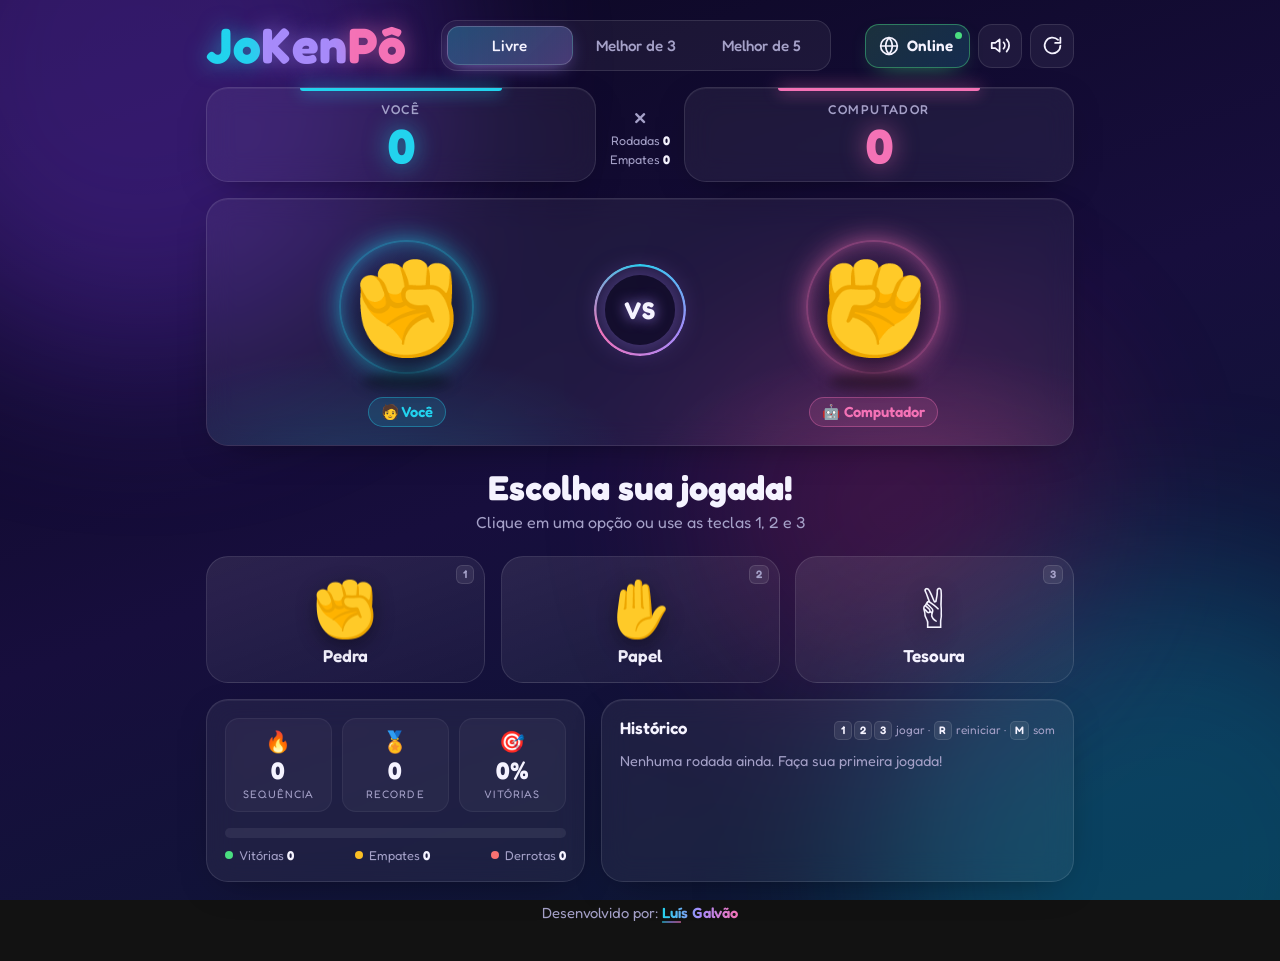
<file: index.html>
<!DOCTYPE html>
<html lang="pt-br">
<head>
    <meta charset="UTF-8">
    <meta name="viewport" content="width=device-width, initial-scale=1.0">
    <meta name="description" content="JoKenPô: pedra, papel e tesoura contra o computador.">
    <meta name="theme-color" content="#0b0720">
    <title>JoKenPô</title>
    <link rel="icon" href="data:image/svg+xml,%3Csvg xmlns='http://www.w3.org/2000/svg' viewBox='0 0 100 100'%3E%3Ctext y='.9em' font-size='90'%3E%E2%9C%8A%3C/text%3E%3C/svg%3E">
    <link rel="preconnect" href="https://fonts.googleapis.com">
    <link rel="preconnect" href="https://fonts.gstatic.com" crossorigin>
    <link rel="stylesheet" href="https://fonts.googleapis.com/css2?family=Fredoka:wght@400;500;600;700&display=swap">
    <link rel="stylesheet" href="index.css">
</head>
<body>
    <!-- Fundo animado -->
    <div class="fundo" aria-hidden="true">
        <div class="blob blob-1"></div>
        <div class="blob blob-2"></div>
        <div class="blob blob-3"></div>
        <div class="maos-flutuantes" id="maos-flutuantes"></div>
    </div>
    <div class="flash" id="flash" aria-hidden="true"></div>

    <main class="app" id="app">
        <!-- Topo: logo, modos de jogo e ações -->
        <header class="topo entrar" style="--d:0">
            <h1 class="logo" aria-label="JoKenPô">
                <span class="l-jo" style="--i:0" aria-hidden="true">J</span>
                <span class="l-jo" style="--i:1" aria-hidden="true">o</span>
                <span class="l-ken" style="--i:2" aria-hidden="true">K</span>
                <span class="l-ken" style="--i:3" aria-hidden="true">e</span>
                <span class="l-ken" style="--i:4" aria-hidden="true">n</span>
                <span class="l-po" style="--i:5" aria-hidden="true">P</span>
                <span class="l-po" style="--i:6" aria-hidden="true">ô</span>
            </h1>

            <div class="modos" id="modos" role="group" aria-label="Modo de jogo">
                <span class="modo-indicador" aria-hidden="true"></span>
                <button class="modo ativo" type="button" data-modo="livre" aria-pressed="true">Livre</button>
                <button class="modo" type="button" data-modo="md3" aria-pressed="false">Melhor de 3</button>
                <button class="modo" type="button" data-modo="md5" aria-pressed="false">Melhor de 5</button>
            </div>

            <div class="acoes">
                <button class="botao-online" id="btn-online" type="button" title="Jogar online com um amigo" hidden>
                    <svg viewBox="0 0 24 24" aria-hidden="true"><circle cx="12" cy="12" r="10"/><path d="M2 12h20"/><path d="M12 2a15.3 15.3 0 0 1 4 10 15.3 15.3 0 0 1-4 10 15.3 15.3 0 0 1-4-10 15.3 15.3 0 0 1 4-10z"/></svg>
                    <span class="botao-online-texto">Online</span>
                </button>
                <button class="botao-icone" id="btn-som" type="button" aria-label="Som" aria-pressed="true" title="Som (M)">
                    <svg class="ic-som-on" viewBox="0 0 24 24" aria-hidden="true"><path d="M11 5 6 9H2v6h4l5 4V5z"/><path d="M15.5 8.5a5 5 0 0 1 0 7"/><path d="M19 5a10 10 0 0 1 0 14"/></svg>
                    <svg class="ic-som-off" viewBox="0 0 24 24" aria-hidden="true"><path d="M11 5 6 9H2v6h4l5 4V5z"/><path d="m22 9-6 6"/><path d="m16 9 6 6"/></svg>
                </button>
                <button class="botao-icone" id="btn-reiniciar" type="button" aria-label="Reiniciar placar" title="Reiniciar placar (R)">
                    <svg viewBox="0 0 24 24" aria-hidden="true"><path d="M21 12a9 9 0 1 1-2.64-6.36"/><path d="M21 3v6h-6"/></svg>
                </button>
            </div>
        </header>

        <!-- Barra da sala online (só aparece no modo online) -->
        <section class="card barra-online entrar" id="barra-online" aria-label="Sala online" hidden>
            <span class="online-ponto" id="online-ponto" aria-hidden="true"></span>
            <div class="online-info">
                <span class="online-sala">Sala <b id="online-codigo">-----</b> <span class="online-tipo" id="online-tipo"></span></span>
                <span class="online-status" id="online-status" aria-live="polite">Aguardando adversário…</span>
            </div>
            <div class="online-acoes">
                <button class="botao-mini" id="btn-copiar-barra" type="button">
                    <svg viewBox="0 0 24 24" aria-hidden="true"><path d="M10 13a5 5 0 0 0 7.54.54l3-3a5 5 0 0 0-7.07-7.07l-1.72 1.71"/><path d="M14 11a5 5 0 0 0-7.54-.54l-3 3a5 5 0 0 0 7.07 7.07l1.71-1.71"/></svg>
                    <span>Copiar link</span>
                </button>
                <button class="botao-mini perigo" id="btn-sair-sala" type="button">
                    <svg viewBox="0 0 24 24" aria-hidden="true"><path d="M9 21H5a2 2 0 0 1-2-2V5a2 2 0 0 1 2-2h4"/><path d="m16 17 5-5-5-5"/><path d="M21 12H9"/></svg>
                    <span>Sair</span>
                </button>
            </div>
        </section>

        <!-- Placar -->
        <section class="placar entrar" style="--d:1" aria-label="Placar">
            <div class="card pontuacao jogador" id="placar-jogador">
                <span class="coroa" aria-hidden="true">👑</span>
                <span class="rotulo">Você</span>
                <span class="pontos" id="pontos-jogador">0</span>
                <div class="pips" id="pips-jogador" hidden></div>
            </div>
            <div class="placar-meio">
                <span class="x" aria-hidden="true">×</span>
                <span class="meta">Rodadas <b id="rodadas">0</b></span>
                <span class="meta">Empates <b id="empates">0</b></span>
            </div>
            <div class="card pontuacao cpu" id="placar-cpu">
                <span class="coroa" aria-hidden="true">👑</span>
                <span class="rotulo" id="rotulo-cpu">Computador</span>
                <span class="pontos" id="pontos-cpu">0</span>
                <div class="pips" id="pips-cpu" hidden></div>
            </div>
        </section>

        <!-- Arena: as duas mãos se enfrentam -->
        <section class="card arena entrar" id="arena" style="--d:2" aria-label="Arena">
            <div class="lutador jogador" id="lutador-jogador">
                <div class="palco" id="palco-jogador">
                    <span class="onda" aria-hidden="true"></span>
                    <span class="selo" id="selo-jogador" hidden></span>
                    <div class="mao-wrap ocioso"><span class="mao" id="mao-jogador" aria-hidden="true">✊</span></div>
                </div>
                <span class="nome-lutador" id="nome-jogador">🧑 Você</span>
            </div>

            <div class="versus" id="versus" aria-hidden="true">
                <span class="contagem" id="contagem">VS</span>
            </div>

            <div class="lutador cpu" id="lutador-cpu">
                <div class="palco" id="palco-cpu">
                    <span class="onda" aria-hidden="true"></span>
                    <span class="selo" id="selo-cpu" hidden></span>
                    <div class="mao-wrap ocioso"><span class="mao" id="mao-cpu" aria-hidden="true">✊</span></div>
                </div>
                <span class="nome-lutador" id="nome-cpu">🤖 Computador</span>
            </div>
        </section>

        <!-- Resultado da rodada -->
        <div class="resultado entrar" id="resultado" style="--d:3" aria-live="polite">
            <p class="resultado-titulo" id="resultado-titulo">Escolha sua jogada!</p>
            <p class="resultado-sub" id="resultado-sub">Clique em uma opção ou use as teclas 1, 2 e 3</p>
        </div>

        <!-- Opções do jogador -->
        <section class="escolhas entrar" style="--d:4" aria-label="Sua jogada">
            <button class="escolha" type="button" data-escolha="pedra" aria-label="Jogar pedra (tecla 1)">
                <span class="emoji" aria-hidden="true">✊</span>
                <span class="nome-escolha">Pedra</span>
                <kbd aria-hidden="true">1</kbd>
            </button>
            <button class="escolha" type="button" data-escolha="papel" aria-label="Jogar papel (tecla 2)">
                <span class="emoji" aria-hidden="true">✋</span>
                <span class="nome-escolha">Papel</span>
                <kbd aria-hidden="true">2</kbd>
            </button>
            <button class="escolha" type="button" data-escolha="tesoura" aria-label="Jogar tesoura (tecla 3)">
                <span class="emoji" aria-hidden="true">✌️</span>
                <span class="nome-escolha">Tesoura</span>
                <kbd aria-hidden="true">3</kbd>
            </button>
        </section>

        <!-- Reações rápidas (modo online) -->
        <div class="reacoes" id="reacoes" role="group" aria-label="Mandar reação para o adversário" hidden>
            <span class="reacoes-rotulo">Reagir</span>
            <button class="reacao" type="button" data-reacao="👏" aria-label="Aplaudir">👏</button>
            <button class="reacao" type="button" data-reacao="😂" aria-label="Rir">😂</button>
            <button class="reacao" type="button" data-reacao="😱" aria-label="Espanto">😱</button>
            <button class="reacao" type="button" data-reacao="🔥" aria-label="Fogo">🔥</button>
            <button class="reacao" type="button" data-reacao="😎" aria-label="Confiante">😎</button>
        </div>

        <!-- Estatísticas e histórico -->
        <div class="painel entrar" style="--d:5">
            <section class="card estatisticas" aria-label="Estatísticas">
                <div class="stats">
                    <div class="stat" id="stat-sequencia">
                        <span class="stat-icone" aria-hidden="true">🔥</span>
                        <span class="stat-valor" id="sequencia">0</span>
                        <span class="stat-rotulo">Sequência</span>
                    </div>
                    <div class="stat" id="stat-recorde">
                        <span class="stat-icone" aria-hidden="true">🏅</span>
                        <span class="stat-valor" id="recorde">0</span>
                        <span class="stat-rotulo">Recorde</span>
                    </div>
                    <div class="stat">
                        <span class="stat-icone" aria-hidden="true">🎯</span>
                        <span class="stat-valor" id="aproveitamento">0%</span>
                        <span class="stat-rotulo">Vitórias</span>
                    </div>
                </div>
                <div class="barra" id="barra" role="img" aria-label="Nenhuma rodada jogada">
                    <span class="barra-v" id="barra-v"></span>
                    <span class="barra-e" id="barra-e"></span>
                    <span class="barra-d" id="barra-d"></span>
                </div>
                <div class="legenda">
                    <span class="lg-v"><i></i>Vitórias <b id="leg-v">0</b></span>
                    <span class="lg-e"><i></i>Empates <b id="leg-e">0</b></span>
                    <span class="lg-d"><i></i>Derrotas <b id="leg-d">0</b></span>
                </div>
            </section>

            <section class="card historico" aria-label="Histórico de rodadas">
                <div class="historico-topo">
                    <h2>Histórico</h2>
                    <span class="dica"><kbd>1</kbd><kbd>2</kbd><kbd>3</kbd> jogar · <kbd>R</kbd> reiniciar · <kbd>M</kbd> som</span>
                </div>
                <ol class="historico-lista" id="historico"></ol>
                <p class="historico-vazio" id="historico-vazio">Nenhuma rodada ainda. Faça sua primeira jogada!</p>
            </section>
        </div>

        <!-- Rodapé -->
        <footer class="rodape entrar" style="--d:6">
            <span>Desenvolvido por: <a class="autor" href="https://www.linkedin.com/in/luis-galv%C3%A3o/" target="_blank" rel="noopener noreferrer" title="Abrir o LinkedIn de Luís Galvão" aria-label="Luís Galvão no LinkedIn (abre em nova aba)">Luís Galvão</a></span>
        </footer>
    </main>

    <!-- Fim de partida (modos Melhor de 3 / Melhor de 5) -->
    <div class="modal" id="modal" role="dialog" aria-modal="true" aria-labelledby="modal-titulo" hidden>
        <div class="modal-card">
            <div class="modal-raios" aria-hidden="true"></div>
            <span class="modal-icone" id="modal-icone" aria-hidden="true">🏆</span>
            <h2 class="modal-titulo" id="modal-titulo">Você venceu a partida!</h2>
            <p class="modal-placar" id="modal-placar"></p>
            <p class="modal-texto" id="modal-texto"></p>
            <p class="modal-revanche" id="modal-revanche" aria-live="polite"></p>
            <button class="botao-primario" id="btn-novamente" type="button">Jogar de novo</button>
            <button class="botao-texto" id="btn-sair-partida" type="button" hidden>Sair da sala</button>
        </div>
    </div>

    <!-- Painel do modo online: criar sala, entrar com código e esperar o adversário -->
    <div class="modal" id="modal-online" role="dialog" aria-modal="true" aria-labelledby="online-titulo" hidden>
        <div class="modal-card online-card">
            <button class="fechar" id="btn-fechar-online" type="button" aria-label="Fechar">
                <svg viewBox="0 0 24 24" aria-hidden="true"><path d="M18 6 6 18"/><path d="m6 6 12 12"/></svg>
            </button>

            <!-- Etapa 1: escolher entre criar ou entrar -->
            <div class="etapa" data-etapa="inicio">
                <span class="modal-icone online-icone" aria-hidden="true">🌐</span>
                <h2 class="modal-titulo" id="online-titulo">Jogar online</h2>
                <p class="convite" id="convite" hidden>Você foi convidado para a sala <b id="convite-codigo"></b>! 🎉</p>
                <p class="modal-texto" id="online-texto">Entre numa sala aberta, crie a sua ou use o código que um amigo te passou.</p>

                <label class="campo">
                    <span>Seu nome</span>
                    <input id="input-nome" type="text" maxlength="16" autocomplete="nickname" placeholder="Como quer ser chamado?" spellcheck="false">
                </label>

                <!-- Salas públicas esperando adversário (atualiza sozinha) -->
                <section class="saguao" aria-labelledby="saguao-titulo">
                    <div class="saguao-topo">
                        <h3 id="saguao-titulo">Salas abertas</h3>
                        <span class="saguao-status" id="saguao-status" aria-live="polite">Procurando…</span>
                    </div>
                    <ul class="saguao-lista" id="saguao-lista"></ul>
                    <p class="saguao-vazio" id="saguao-vazio">Procurando salas abertas…</p>
                    <button class="botao-secundario largo" id="btn-qualquer-um" type="button">⚡ Jogar com qualquer um</button>
                </section>

                <div class="divisor"><span>ou crie a sua sala</span></div>

                <div class="visibilidade" role="group" aria-label="Quem pode entrar na sala">
                    <button class="vis-opcao" type="button" data-vis="publica" aria-pressed="true">
                        <span>🌐 Pública</span><small>Aparece na lista</small>
                    </button>
                    <button class="vis-opcao" type="button" data-vis="privada" aria-pressed="false">
                        <span>🔒 Privada</span><small>Só com o código</small>
                    </button>
                </div>
                <button class="botao-primario largo" id="btn-criar-sala" type="button">Criar sala pública</button>

                <div class="divisor"><span>tem um código?</span></div>

                <div class="entrar-sala">
                    <input id="input-codigo" type="text" maxlength="5" placeholder="CÓDIGO" autocomplete="off" autocapitalize="characters" spellcheck="false" aria-label="Código da sala">
                    <button class="botao-secundario" id="btn-entrar-sala" type="button">Entrar</button>
                </div>

                <p class="erro-online" id="erro-online" role="alert"></p>
            </div>

            <!-- Etapa 2: sala criada, esperando alguém entrar -->
            <div class="etapa" data-etapa="aguardando" hidden>
                <div class="radar" aria-hidden="true"><span></span><span></span><b>📡</b></div>
                <h2 class="modal-titulo">Sala criada!</h2>
                <p class="aviso-visibilidade" id="aviso-visibilidade"></p>
                <p class="modal-texto">Mande o código ou o link para seu amigo:</p>
                <div class="codigo-sala" id="codigo-grande" aria-label="Código da sala"></div>
                <div class="link-sala">
                    <input id="link-sala" type="text" readonly aria-label="Link da sala">
                    <button class="botao-secundario" id="btn-copiar-link" type="button">Copiar</button>
                </div>
                <button class="botao-primario largo" id="btn-compartilhar" type="button" hidden>Compartilhar link</button>
                <p class="aguardando-texto">Aguardando adversário<span class="pontinhos" aria-hidden="true"><i>.</i><i>.</i><i>.</i></span></p>
                <button class="botao-texto" id="btn-cancelar-sala" type="button">Fechar sala</button>
            </div>

            <!-- Etapa 3: entrando na sala de alguém -->
            <div class="etapa" data-etapa="conectando" hidden>
                <div class="spinner" aria-hidden="true"></div>
                <h2 class="modal-titulo">Entrando na sala <span id="codigo-conectando"></span>…</h2>
                <p class="modal-texto">Conectando com seu adversário.</p>
                <button class="botao-texto" id="btn-cancelar-conexao" type="button">Cancelar</button>
            </div>
        </div>
    </div>

    <!-- Chat da sala (só aparece numa partida online) -->
    <button class="botao-chat" id="btn-chat" type="button" aria-label="Abrir o chat da sala" aria-expanded="false" aria-controls="chat" hidden>
        <svg viewBox="0 0 24 24" aria-hidden="true"><path d="M21 15a2 2 0 0 1-2 2H7l-4 4V5a2 2 0 0 1 2-2h14a2 2 0 0 1 2 2z"/></svg>
        <span class="chat-badge" id="chat-badge" hidden>0</span>
    </button>
    <div class="chat-previa" id="chat-previa" aria-hidden="true" hidden></div>

    <section class="chat" id="chat" aria-labelledby="chat-titulo" tabindex="-1" hidden>
        <header class="chat-topo">
            <div class="chat-titulos">
                <h2 id="chat-titulo">Chat da sala</h2>
                <span class="chat-com" id="chat-com"></span>
            </div>
            <button class="fechar" id="btn-fechar-chat" type="button" aria-label="Fechar o chat">
                <svg viewBox="0 0 24 24" aria-hidden="true"><path d="M18 6 6 18"/><path d="m6 6 12 12"/></svg>
            </button>
        </header>
        <ol class="chat-mensagens" id="chat-mensagens" aria-live="polite" aria-relevant="additions"></ol>
        <div class="chat-rapidas" role="group" aria-label="Mensagens rápidas">
            <button class="chat-rapida" type="button">Boa! 👏</button>
            <button class="chat-rapida" type="button">GG 🤝</button>
            <button class="chat-rapida" type="button">Bora revanche? 🔥</button>
            <button class="chat-rapida" type="button">Que sorte! 😅</button>
        </div>
        <form class="chat-form" id="chat-form" autocomplete="off">
            <input id="chat-input" type="text" maxlength="200" placeholder="Escreva uma mensagem…" aria-label="Mensagem para o adversário" spellcheck="true">
            <button class="chat-enviar" id="chat-enviar" type="submit" aria-label="Enviar mensagem">
                <svg viewBox="0 0 24 24" aria-hidden="true"><path d="m22 2-7 20-4-9-9-4Z"/><path d="M22 2 11 13"/></svg>
            </button>
        </form>
    </section>
    <!-- anuncia mensagens novas para leitores de tela mesmo com o chat fechado -->
    <div class="sr-only" id="chat-anuncio" aria-live="polite"></div>

    <div class="toasts" id="toasts" aria-live="polite"></div>
    <canvas id="fx" aria-hidden="true"></canvas>
    <script src="jokenpo.js"></script>
    <script src="salas.js"></script>
    <script src="chat.js"></script>
    <script src="online.js"></script>
</body>
</html>
</file>
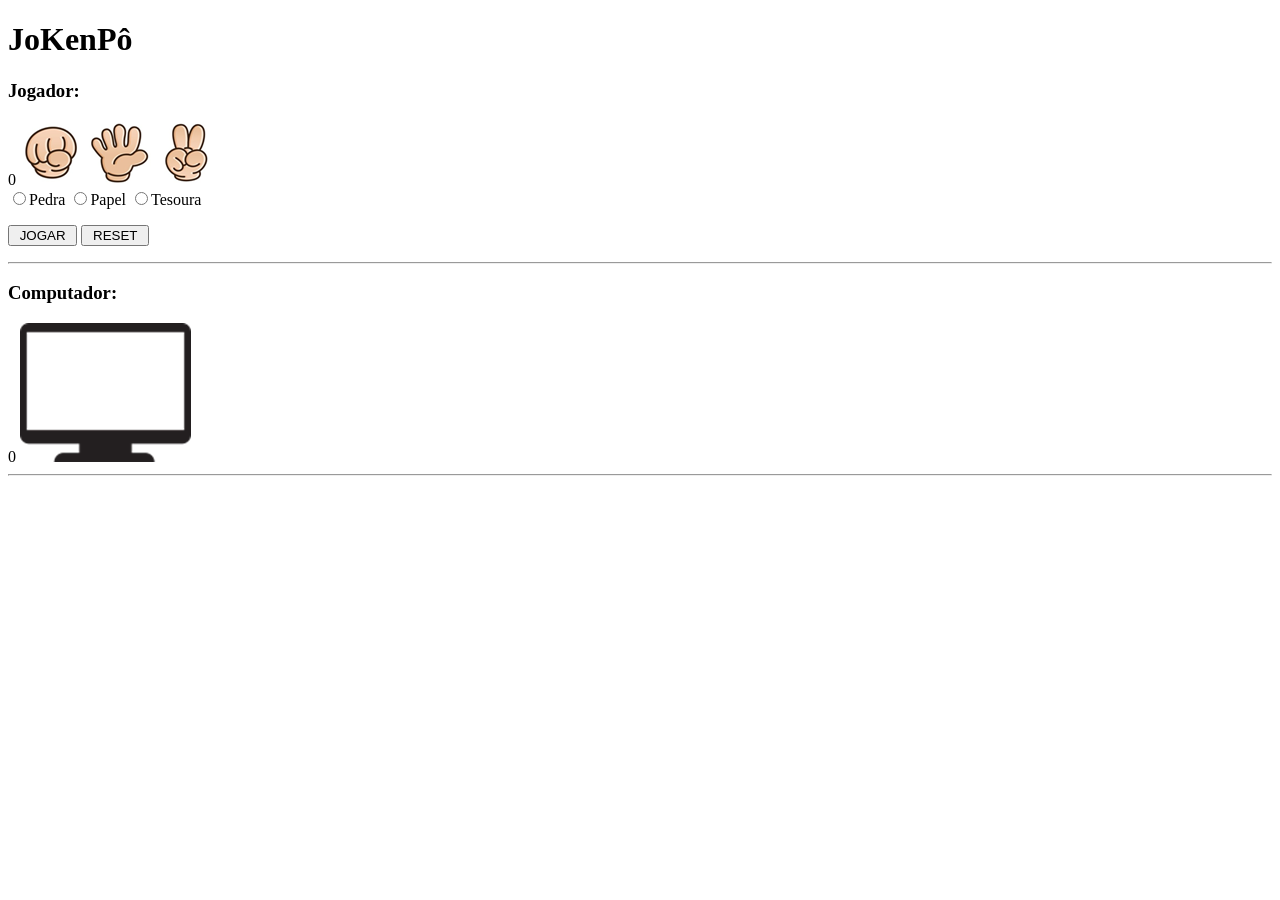
<file: prova/index.html>
<!DOCTYPE html>
<html lang="pt-br">
<head>
    <meta charset="UTF-8">
    <meta name="viewport" content="width=device-width, initial-scale=1.0">
    <meta http-equiv="X-UA-Compatible" content="ie=edge">
    <title>JoKenPô</title>
</head>
<body>
    <h1>JoKenPô</h1>
    <h3>Jogador:</h3>
    <span id="jogador-pontos">0</span>
    <img src="pedra.png" alt="pedra">    
    <img src="papel.png" alt="papel">
    <img src="tesoura.png" alt="tesoura">
    <form name = "frmJokenpo">
        <input type="radio" name="grupo" id="pedra">Pedra
        <input type="radio" name="grupo" id="papel">Papel
        <input type="radio" name="grupo" id="tesoura">Tesoura    
    <p>
        <input type="button" value=" JOGAR " onclick="jogar()">
        <input type="reset" value=" RESET " onclick="resetar()">
    </p>
</form>
<hr>
<h3>Computador:</h3>
<span id="jogador-pontos">0</span>
<img src="pc.png" alt="pc" id="pc">
<hr>
<!-- A linha abaixo exibe o resultado após a jogada -->
<h3 id="resultado"></h3>
<script src="jokenpo.js"></script>
</body>
</html>
</file>
<file: index.css>
/* =========================================================
   JoKenPô: estilos e animações
   ========================================================= */

*,
*::before,
*::after {
    box-sizing: border-box;
}

[hidden] {
    display: none !important;
}

:root {
    color-scheme: dark;

    --fundo-1: #0b0720;
    --fundo-2: #170e3d;
    --fundo-3: #0a1a33;

    --texto: #f5f3ff;
    --suave: #a5a1c8;
    --superficie: rgba(255, 255, 255, 0.055);
    --superficie-2: rgba(255, 255, 255, 0.1);
    --borda: rgba(255, 255, 255, 0.11);

    --jogador: #22d3ee;
    --cpu: #f472b6;
    --roxo: #a78bfa;
    --vitoria: #4ade80;
    --derrota: #f87171;
    --empate: #fbbf24;

    --raio: 22px;
    --fonte: "Fredoka", "Segoe UI", system-ui, -apple-system, sans-serif;
    --mola: cubic-bezier(0.34, 1.56, 0.64, 1);
    --suave-saida: cubic-bezier(0.2, 0.8, 0.2, 1);

    /* duração de cada batida do "Jo… Ken… Pô!" (o JS sobrescreve) */
    --batida: 360ms;
}

html {
    -webkit-text-size-adjust: 100%;
}

body {
    margin: 0;
    min-height: 100vh;
    min-height: 100dvh;
    font-family: var(--fonte);
    color: var(--texto);
    background: linear-gradient(160deg, var(--fundo-1) 0%, var(--fundo-2) 50%, var(--fundo-3) 100%);
    background-attachment: fixed;
    overflow-x: hidden;
    -webkit-tap-highlight-color: transparent;
}

button {
    font-family: inherit;
}

:focus-visible {
    outline: 2px solid var(--roxo);
    outline-offset: 3px;
}

.sr-only {
    position: absolute;
    width: 1px;
    height: 1px;
    padding: 0;
    margin: -1px;
    overflow: hidden;
    clip: rect(0, 0, 0, 0);
    white-space: nowrap;
    border: 0;
}

/* ---------- Fundo animado ---------- */

.fundo {
    position: fixed;
    inset: 0;
    z-index: 0;
    overflow: hidden;
    pointer-events: none;
}

.blob {
    position: absolute;
    width: 46vmax;
    height: 46vmax;
    border-radius: 50%;
    filter: blur(90px);
    opacity: 0.35;
    animation: blob 22s ease-in-out infinite alternate;
}

.blob-1 {
    background: #7c3aed;
    top: -18vmax;
    left: -12vmax;
}

.blob-2 {
    background: #0891b2;
    bottom: -20vmax;
    right: -14vmax;
    animation-delay: -8s;
}

.blob-3 {
    background: #db2777;
    top: 35%;
    left: 55%;
    width: 30vmax;
    height: 30vmax;
    opacity: 0.2;
    animation-delay: -14s;
}

@keyframes blob {
    0% { transform: translate(0, 0) scale(1); }
    50% { transform: translate(6vmax, 4vmax) scale(1.12); }
    100% { transform: translate(-4vmax, 7vmax) scale(0.95); }
}

.maos-flutuantes span {
    position: absolute;
    bottom: -12vh;
    left: var(--x);
    font-size: var(--t);
    opacity: var(--o);
    animation: subir var(--dur) linear infinite;
    animation-delay: var(--atraso);
}

@keyframes subir {
    from { transform: translateY(0) rotate(0deg); }
    to { transform: translateY(-135vh) rotate(var(--giro, 360deg)); }
}

/* Clarão colorido no fim da rodada */
.flash {
    position: fixed;
    inset: 0;
    z-index: 40;
    pointer-events: none;
    opacity: 0;
}

.flash.vitoria {
    background: radial-gradient(circle at 50% 45%, rgba(74, 222, 128, 0.28), transparent 65%);
    animation: flash 0.8s ease-out;
}

.flash.derrota {
    background: radial-gradient(circle at 50% 45%, rgba(248, 113, 113, 0.3), transparent 65%);
    animation: flash 0.8s ease-out;
}

.flash.empate {
    background: radial-gradient(circle at 50% 45%, rgba(251, 191, 36, 0.2), transparent 65%);
    animation: flash 0.8s ease-out;
}

@keyframes flash {
    0% { opacity: 0; }
    15% { opacity: 1; }
    100% { opacity: 0; }
}

/* Canvas dos confetes e faíscas */
#fx {
    position: fixed;
    inset: 0;
    width: 100%;
    height: 100%;
    z-index: 70;
    pointer-events: none;
}

/* ---------- Estrutura ---------- */

.app {
    position: relative;
    z-index: 1;
    max-width: 900px;
    margin: 0 auto;
    padding: 20px 16px 40px;
    display: flex;
    flex-direction: column;
    gap: 16px;
}

.app.tremer {
    animation: tremer 0.5s cubic-bezier(0.36, 0.07, 0.19, 0.97);
}

@keyframes tremer {
    10%, 90% { transform: translateX(-2px); }
    20%, 80% { transform: translateX(4px); }
    30%, 50%, 70% { transform: translateX(-8px); }
    40%, 60% { transform: translateX(8px); }
}

.entrar {
    animation: entrar 0.7s var(--suave-saida) backwards;
    animation-delay: calc(var(--d, 0) * 90ms);
}

@keyframes entrar {
    from {
        opacity: 0;
        transform: translateY(24px) scale(0.98);
    }
}

.card {
    background: var(--superficie);
    border: 1px solid var(--borda);
    border-radius: var(--raio);
    -webkit-backdrop-filter: blur(14px);
    backdrop-filter: blur(14px);
    box-shadow: 0 10px 40px -20px rgba(0, 0, 0, 0.6), inset 0 1px 0 rgba(255, 255, 255, 0.06);
}

/* ---------- Topo ---------- */

.topo {
    display: grid;
    grid-template-columns: auto 1fr auto;
    align-items: center;
    gap: 14px;
}

.logo {
    margin: 0;
    display: flex;
    font-size: clamp(2.2rem, 7vw, 3.1rem);
    font-weight: 700;
    line-height: 1;
    letter-spacing: 0.01em;
    cursor: default;
    user-select: none;
}

.logo span {
    display: inline-block;
    animation:
        letra 0.8s var(--mola) backwards,
        onda-letra 4.5s ease-in-out infinite;
    animation-delay:
        calc(var(--i) * 70ms),
        calc(1.2s + var(--i) * 110ms);
}

.logo .l-jo {
    color: var(--jogador);
    text-shadow: 0 0 22px rgba(34, 211, 238, 0.55);
}

.logo .l-ken {
    color: var(--roxo);
    text-shadow: 0 0 22px rgba(167, 139, 250, 0.55);
}

.logo .l-po {
    color: var(--cpu);
    text-shadow: 0 0 22px rgba(244, 114, 182, 0.55);
}

.logo:hover span {
    animation: letra 0.8s var(--mola) backwards, pulo-letra 0.5s var(--mola);
    animation-delay: 0s, calc(var(--i) * 45ms);
}

@keyframes letra {
    from {
        opacity: 0;
        transform: translateY(-40px) scale(0.4) rotate(-20deg);
    }
}

@keyframes onda-letra {
    0%, 14%, 100% { transform: translateY(0) rotate(0); }
    7% { transform: translateY(-7px) rotate(-5deg); }
}

@keyframes pulo-letra {
    50% { transform: translateY(-10px) scale(1.15) rotate(-6deg); }
}

/* Seletor de modo com indicador deslizante */
.modos {
    position: relative;
    justify-self: center;
    width: min(100%, 390px);
    display: grid;
    grid-template-columns: repeat(3, 1fr);
    padding: 5px;
    border-radius: 16px;
    background: rgba(255, 255, 255, 0.05);
    border: 1px solid var(--borda);
}

.modo-indicador {
    position: absolute;
    top: 5px;
    bottom: 5px;
    left: 5px;
    width: calc((100% - 10px) / 3);
    border-radius: 12px;
    background: linear-gradient(135deg, rgba(34, 211, 238, 0.28), rgba(167, 139, 250, 0.32));
    border: 1px solid rgba(255, 255, 255, 0.18);
    box-shadow: 0 6px 20px -8px rgba(167, 139, 250, 0.8);
    transform: translateX(calc(var(--idx, 0) * 100%));
    transition: transform 0.45s var(--mola);
}

.modo {
    position: relative;
    z-index: 1;
    padding: 10px 4px;
    border: 0;
    border-radius: 12px;
    background: none;
    color: var(--suave);
    font-size: clamp(0.82rem, 2.6vw, 0.95rem);
    font-weight: 500;
    white-space: nowrap;
    cursor: pointer;
    transition: color 0.25s;
}

.modo:hover,
.modo.ativo {
    color: var(--texto);
}

.acoes {
    display: flex;
    gap: 8px;
}

.botao-icone {
    width: 44px;
    height: 44px;
    display: grid;
    place-items: center;
    padding: 0;
    border-radius: 14px;
    color: var(--texto);
    background: var(--superficie);
    border: 1px solid var(--borda);
    cursor: pointer;
    transition: transform 0.25s var(--mola), background 0.2s, border-color 0.2s, color 0.2s;
}

.botao-icone svg {
    width: 21px;
    height: 21px;
    fill: none;
    stroke: currentColor;
    stroke-width: 2;
    stroke-linecap: round;
    stroke-linejoin: round;
}

.botao-icone:hover {
    transform: translateY(-2px) scale(1.06);
    background: var(--superficie-2);
    border-color: rgba(255, 255, 255, 0.2);
}

.botao-icone:active {
    transform: scale(0.9);
}

#btn-som[aria-pressed="false"] {
    color: var(--suave);
}

#btn-som[aria-pressed="true"] .ic-som-off,
#btn-som[aria-pressed="false"] .ic-som-on {
    display: none;
}

#btn-som.tocar .ic-som-on {
    animation: tocar 0.5s var(--mola);
}

@keyframes tocar {
    40% { transform: scale(1.3) rotate(-8deg); }
}

#btn-reiniciar.girando svg {
    animation: girar-uma 0.7s var(--mola);
}

@keyframes girar-uma {
    to { transform: rotate(360deg); }
}

/* ---------- Placar ---------- */

.placar {
    display: grid;
    grid-template-columns: 1fr auto 1fr;
    gap: 12px;
    align-items: stretch;
}

.pontuacao {
    position: relative;
    display: flex;
    flex-direction: column;
    align-items: center;
    gap: 4px;
    padding: 14px 12px 12px;
    text-align: center;
    transition: border-color 0.4s, box-shadow 0.4s;
}

.pontuacao.jogador { --cor: var(--jogador); }
.pontuacao.cpu { --cor: var(--cpu); }

.pontuacao::before {
    content: "";
    position: absolute;
    top: 0;
    left: 24%;
    right: 24%;
    height: 3px;
    border-radius: 0 0 4px 4px;
    background: var(--cor);
    box-shadow: 0 0 16px var(--cor);
}

.pontuacao.lider {
    border-color: color-mix(in srgb, var(--cor) 50%, transparent);
    box-shadow: 0 0 40px -12px var(--cor), inset 0 1px 0 rgba(255, 255, 255, 0.06);
}

.rotulo {
    font-size: 0.8rem;
    font-weight: 500;
    letter-spacing: 0.12em;
    text-transform: uppercase;
    color: var(--suave);
}

.pontos {
    display: block;
    font-size: clamp(2.3rem, 8vw, 3rem);
    font-weight: 700;
    line-height: 1;
    color: var(--cor);
    font-variant-numeric: tabular-nums;
    text-shadow: 0 0 24px color-mix(in srgb, var(--cor) 60%, transparent);
}

.pop {
    animation: pop 0.55s var(--mola);
}

@keyframes pop {
    40% { transform: scale(1.5); }
}

.mais-um {
    position: absolute;
    top: 38%;
    left: 68%;
    font-size: 1.25rem;
    font-weight: 700;
    color: var(--cor);
    text-shadow: 0 0 12px var(--cor);
    pointer-events: none;
    animation: mais-um 1s ease-out forwards;
}

@keyframes mais-um {
    0% { opacity: 0; transform: translateY(0) scale(0.6); }
    20% { opacity: 1; transform: translateY(-8px) scale(1.2); }
    100% { opacity: 0; transform: translateY(-46px) scale(1); }
}

.coroa {
    position: absolute;
    top: -17px;
    left: 50%;
    font-size: 1.5rem;
    opacity: 0;
    transform: translate(-50%, 12px) scale(0.3) rotate(-25deg);
    transition: opacity 0.4s, transform 0.6s var(--mola);
    filter: drop-shadow(0 4px 10px rgba(250, 204, 21, 0.6));
    pointer-events: none;
}

.pontuacao.lider .coroa {
    opacity: 1;
    transform: translate(-50%, 0) scale(1) rotate(-8deg);
}

.pips {
    display: flex;
    gap: 6px;
    margin-top: 4px;
}

.pip {
    width: 11px;
    height: 11px;
    border-radius: 50%;
    border: 2px solid var(--cor);
    opacity: 0.45;
    transition: opacity 0.3s, background 0.3s, box-shadow 0.3s;
}

.pip.cheio {
    opacity: 1;
    background: var(--cor);
    box-shadow: 0 0 10px var(--cor);
    animation: pop 0.5s var(--mola);
}

.placar-meio {
    display: flex;
    flex-direction: column;
    align-items: center;
    justify-content: center;
    gap: 4px;
    padding: 0 2px;
}

.placar-meio .x {
    font-size: 1.7rem;
    line-height: 1;
    color: var(--suave);
}

.meta {
    font-size: 0.78rem;
    color: var(--suave);
    white-space: nowrap;
}

.meta b {
    display: inline-block;
    color: var(--texto);
    font-variant-numeric: tabular-nums;
}

/* ---------- Arena ---------- */

.arena {
    position: relative;
    display: grid;
    grid-template-columns: 1fr auto 1fr;
    align-items: center;
    padding: clamp(18px, 3.5vw, 28px) 12px 18px;
    overflow: hidden;
}

.arena::before {
    content: "";
    position: absolute;
    inset: 0;
    background:
        radial-gradient(ellipse 45% 70% at 18% 110%, rgba(34, 211, 238, 0.16), transparent 70%),
        radial-gradient(ellipse 45% 70% at 82% 110%, rgba(244, 114, 182, 0.16), transparent 70%);
    pointer-events: none;
}

.lutador {
    position: relative;
    display: flex;
    flex-direction: column;
    align-items: center;
    gap: 10px;
}

.lutador.jogador { --cor: var(--jogador); --dir: 1; }
.lutador.cpu { --cor: var(--cpu); --dir: -1; }

.palco {
    position: relative;
    width: clamp(108px, 24vw, 160px);
    aspect-ratio: 1;
    display: grid;
    place-items: center;
}

/* anel de luz */
.palco::before {
    content: "";
    position: absolute;
    inset: 8%;
    border-radius: 50%;
    background: radial-gradient(circle, color-mix(in srgb, var(--cor) 20%, transparent), transparent 70%);
    border: 2px solid color-mix(in srgb, var(--cor) 45%, transparent);
    box-shadow: 0 0 30px -6px var(--cor), inset 0 0 30px -10px var(--cor);
    transition: transform 0.5s var(--mola), box-shadow 0.5s, opacity 0.5s, border-color 0.5s;
}

/* sombra no chão */
.palco::after {
    content: "";
    position: absolute;
    bottom: -2%;
    left: 22%;
    right: 22%;
    height: 11%;
    border-radius: 50%;
    background: rgba(0, 0, 0, 0.45);
    filter: blur(6px);
}

.arena.jogando .palco::before {
    animation: pulsar var(--batida) ease-in-out infinite;
}

@keyframes pulsar {
    50% {
        transform: scale(1.07);
        box-shadow: 0 0 46px -4px var(--cor), inset 0 0 36px -8px var(--cor);
    }
}

.lutador.venceu .palco::before {
    transform: scale(1.08);
    border-color: var(--cor);
    box-shadow: 0 0 60px 0 var(--cor), inset 0 0 40px -6px var(--cor);
}

.lutador.perdeu .palco::before {
    transform: scale(0.9);
    opacity: 0.3;
}

.lutador.empatou .palco::before {
    border-color: color-mix(in srgb, var(--empate) 70%, transparent);
    box-shadow: 0 0 36px -6px var(--empate), inset 0 0 30px -10px var(--empate);
}

/* onda de choque */
.onda {
    position: absolute;
    inset: 10%;
    border-radius: 50%;
    border: 3px solid var(--cor);
    opacity: 0;
    pointer-events: none;
}

.palco.impacto .onda {
    animation: onda-choque 0.75s ease-out;
}

@keyframes onda-choque {
    0% { opacity: 0.9; transform: scale(0.7); }
    100% { opacity: 0; transform: scale(1.75); }
}

.mao-wrap {
    position: relative;
    z-index: 1;
    font-size: clamp(3.4rem, 11vw, 5.6rem);
    line-height: 1;
    transform-origin: 50% 85%;
}

.mao {
    display: inline-block;
    filter: drop-shadow(0 10px 14px rgba(0, 0, 0, 0.45));
    transition: filter 0.5s;
}

.cpu .mao {
    transform: scaleX(-1);
}

.mao-wrap.ocioso {
    animation: respirar 3.2s ease-in-out infinite;
}

.cpu .mao-wrap.ocioso {
    animation-delay: -1.6s;
}

@keyframes respirar {
    0%, 100% { transform: translateY(0) rotate(0); }
    50% { transform: translateY(-8px) rotate(calc(var(--dir) * -4deg)); }
}

/* O "Jo… Ken… Pô!": as mãos sobem e descem três vezes */
.mao-wrap.chacoalhar {
    animation: chacoalhar var(--batida) 3;
}

@keyframes chacoalhar {
    0% {
        transform: translateY(0) rotate(0) scale(1);
        animation-timing-function: cubic-bezier(0.2, 0.7, 0.3, 1);
    }
    45% {
        transform: translateY(-36%) rotate(calc(var(--dir) * -18deg)) scale(1.03);
        animation-timing-function: cubic-bezier(0.6, 0, 0.9, 0.4);
    }
    88% {
        transform: translateY(4%) rotate(calc(var(--dir) * 4deg)) scale(1.1, 0.88);
    }
    100% {
        transform: translateY(0) rotate(0) scale(1);
    }
}

.mao-wrap.revelar {
    animation: revelar 0.5s var(--mola);
}

.lutador.venceu .mao-wrap.revelar {
    animation:
        revelar 0.5s var(--mola),
        comemorar 0.65s 0.5s ease-in-out 2;
}

.lutador.perdeu .mao-wrap.revelar {
    animation:
        revelar 0.5s var(--mola),
        murchar 0.6s 0.45s var(--suave-saida) forwards;
}

.lutador.perdeu .mao {
    filter: grayscale(0.75) brightness(0.7) drop-shadow(0 10px 14px rgba(0, 0, 0, 0.45));
}

@keyframes revelar {
    0% { transform: scale(0.35) rotate(calc(var(--dir) * -30deg)); opacity: 0.2; }
    60% { transform: scale(1.28); opacity: 1; }
    100% { transform: scale(1); }
}

@keyframes comemorar {
    0%, 100% { transform: translateY(0) rotate(0); }
    40% { transform: translateY(-20%) rotate(calc(var(--dir) * -8deg)) scale(1.08); }
}

@keyframes murchar {
    to { transform: translateY(8%) rotate(calc(var(--dir) * 14deg)) scale(0.88); }
}

.nome-lutador {
    padding: 5px 12px;
    border-radius: 999px;
    font-size: clamp(0.78rem, 2.5vw, 0.92rem);
    font-weight: 600;
    white-space: nowrap;
    color: var(--cor);
    background: color-mix(in srgb, var(--cor) 13%, transparent);
    border: 1px solid color-mix(in srgb, var(--cor) 38%, transparent);
}

/* VS central com anel girando */
.versus {
    position: relative;
    width: clamp(62px, 13vw, 92px);
    aspect-ratio: 1;
    display: grid;
    place-items: center;
    margin-bottom: 34px;
}

.versus::before {
    content: "";
    position: absolute;
    inset: 0;
    border-radius: 50%;
    background: conic-gradient(from 0deg, var(--jogador), var(--roxo), var(--cpu), var(--jogador));
    -webkit-mask: radial-gradient(farthest-side, transparent calc(100% - 3px), #000 calc(100% - 2px));
    mask: radial-gradient(farthest-side, transparent calc(100% - 3px), #000 calc(100% - 2px));
    animation: girar 5s linear infinite;
}

.versus::after {
    content: "";
    position: absolute;
    inset: 12%;
    border-radius: 50%;
    background: rgba(10, 6, 30, 0.55);
    box-shadow: 0 0 30px -4px rgba(167, 139, 250, 0.6);
}

.arena.jogando .versus::before {
    animation-duration: 0.7s;
}

@keyframes girar {
    to { transform: rotate(360deg); }
}

.contagem {
    position: relative;
    z-index: 1;
    font-size: clamp(1rem, 3.6vw, 1.5rem);
    font-weight: 700;
    letter-spacing: 0.04em;
    white-space: nowrap;
    text-shadow: 0 0 14px rgba(167, 139, 250, 0.9);
}

.contagem.batida {
    animation: batida var(--batida) var(--mola);
}

@keyframes batida {
    0% { transform: scale(0.3); opacity: 0; }
    55% { transform: scale(1.4); opacity: 1; }
    100% { transform: scale(1); }
}

/* ---------- Resultado ---------- */

.resultado {
    min-height: 78px;
    display: flex;
    flex-direction: column;
    justify-content: center;
    gap: 4px;
    text-align: center;
}

.resultado-titulo {
    margin: 0;
    font-size: clamp(1.5rem, 5.2vw, 2.15rem);
    font-weight: 700;
    line-height: 1.15;
    transition: color 0.3s;
}

.resultado-sub {
    margin: 0;
    min-height: 1.4em;
    font-size: clamp(0.9rem, 2.8vw, 1rem);
    color: var(--suave);
}

.resultado.aguardando .resultado-titulo {
    color: var(--suave);
}

.resultado.vitoria .resultado-titulo {
    color: var(--vitoria);
    text-shadow: 0 0 26px rgba(74, 222, 128, 0.5);
}

.resultado.derrota .resultado-titulo {
    color: var(--derrota);
    text-shadow: 0 0 26px rgba(248, 113, 113, 0.5);
}

.resultado.empate .resultado-titulo {
    color: var(--empate);
    text-shadow: 0 0 26px rgba(251, 191, 36, 0.45);
}

.resultado.animar .resultado-titulo {
    animation: titulo-entra 0.6s var(--mola);
}

.resultado.animar .resultado-sub {
    animation: sub-entra 0.5s 0.12s var(--suave-saida) backwards;
}

@keyframes titulo-entra {
    from {
        opacity: 0;
        transform: scale(0.5) translateY(10px);
        letter-spacing: 0.25em;
    }
}

@keyframes sub-entra {
    from {
        opacity: 0;
        transform: translateY(8px);
    }
}

/* ---------- Opções ---------- */

.escolhas {
    display: grid;
    grid-template-columns: repeat(3, 1fr);
    gap: clamp(10px, 2.5vw, 16px);
}

.escolha {
    --acento: #ffffff;
    position: relative;
    isolation: isolate;
    overflow: hidden;
    display: flex;
    flex-direction: column;
    align-items: center;
    gap: 6px;
    padding: clamp(16px, 3.5vw, 22px) 8px clamp(12px, 3vw, 16px);
    border-radius: 22px;
    border: 1px solid var(--borda);
    background: linear-gradient(160deg, rgba(255, 255, 255, 0.09), rgba(255, 255, 255, 0.03));
    color: var(--texto);
    cursor: pointer;
    transform:
        perspective(700px)
        rotateX(var(--rx, 0deg))
        rotateY(var(--ry, 0deg))
        translateY(var(--ty, 0px))
        scale(var(--s, 1));
    transition: transform 0.2s ease-out, border-color 0.3s, box-shadow 0.3s, opacity 0.3s, filter 0.3s;
    will-change: transform;
}

.escolha[data-escolha="pedra"] { --acento: #fb923c; }
.escolha[data-escolha="papel"] { --acento: #60a5fa; }
.escolha[data-escolha="tesoura"] { --acento: #e879f9; }

/* brilho que segue o cursor */
.escolha::before {
    content: "";
    position: absolute;
    inset: 0;
    z-index: -1;
    background: radial-gradient(240px circle at var(--mx, 50%) var(--my, 50%),
            color-mix(in srgb, var(--acento) 35%, transparent), transparent 65%);
    opacity: 0;
    transition: opacity 0.3s;
}

.escolha:not([aria-disabled="true"]):hover,
.escolha:not([aria-disabled="true"]):focus-visible {
    --ty: -6px;
    border-color: color-mix(in srgb, var(--acento) 70%, transparent);
    box-shadow:
        0 20px 40px -18px var(--acento),
        inset 0 0 0 1px color-mix(in srgb, var(--acento) 30%, transparent);
}

.escolha:not([aria-disabled="true"]):hover::before,
.escolha:not([aria-disabled="true"]):focus-visible::before {
    opacity: 1;
}

.escolha:not([aria-disabled="true"]):active,
.escolha.apertada {
    --s: 0.94;
}

.escolha .emoji {
    font-size: clamp(2.4rem, 8.5vw, 3.4rem);
    line-height: 1.1;
    filter: drop-shadow(0 6px 10px rgba(0, 0, 0, 0.4));
    transition: transform 0.4s var(--mola);
}

.escolha:not([aria-disabled="true"]):hover .emoji {
    transform: translateY(-4px) scale(1.18) rotate(-10deg);
}

.nome-escolha {
    font-size: clamp(0.92rem, 3vw, 1.08rem);
    font-weight: 600;
}

.escolha kbd {
    position: absolute;
    top: 8px;
    right: 10px;
    padding: 3px 6px;
    border-radius: 6px;
    font: 600 0.68rem/1 var(--fonte);
    color: var(--suave);
    background: rgba(255, 255, 255, 0.08);
    border: 1px solid var(--borda);
}

.escolha[aria-disabled="true"] {
    cursor: default;
    opacity: 0.4;
    filter: saturate(0.4);
}

.escolha.selecionada {
    --ty: -6px;
    opacity: 1;
    filter: none;
    border-color: var(--acento);
    box-shadow: 0 0 0 2px var(--acento), 0 0 34px -4px var(--acento);
}

.escolha.selecionada .emoji {
    animation: chacoalhar-emoji var(--batida) 3;
}

@keyframes chacoalhar-emoji {
    45% { transform: translateY(-7px) rotate(-12deg) scale(1.1); }
}

.escolha.negada {
    animation: negar 0.35s ease-in-out;
}

@keyframes negar {
    25% { translate: -5px 0; }
    75% { translate: 5px 0; }
}

/* ondinha do clique */
.ondinha {
    position: absolute;
    z-index: -1;
    border-radius: 50%;
    background: color-mix(in srgb, var(--acento) 45%, transparent);
    transform: scale(0);
    opacity: 0.8;
    pointer-events: none;
    animation: ondinha 0.65s ease-out forwards;
}

@keyframes ondinha {
    to {
        transform: scale(1);
        opacity: 0;
    }
}

/* ---------- Estatísticas e histórico ---------- */

.painel {
    display: grid;
    grid-template-columns: minmax(0, 1fr) minmax(0, 1.25fr);
    gap: 16px;
}

.estatisticas,
.historico {
    padding: 18px;
}

.stats {
    display: grid;
    grid-template-columns: repeat(3, 1fr);
    gap: 10px;
}

.stat {
    display: flex;
    flex-direction: column;
    align-items: center;
    gap: 2px;
    padding: 10px 4px;
    border-radius: 14px;
    background: rgba(255, 255, 255, 0.04);
    border: 1px solid rgba(255, 255, 255, 0.06);
}

.stat-icone {
    display: inline-block;
    font-size: 1.3rem;
}

.stat-valor {
    display: inline-block;
    font-size: 1.5rem;
    font-weight: 700;
    font-variant-numeric: tabular-nums;
}

.stat-rotulo {
    font-size: 0.68rem;
    letter-spacing: 0.1em;
    text-transform: uppercase;
    color: var(--suave);
}

.stat.quente {
    border-color: rgba(249, 115, 22, 0.45);
    background: rgba(249, 115, 22, 0.08);
}

.stat.quente .stat-icone {
    animation: chama 0.6s ease-in-out infinite alternate;
}

@keyframes chama {
    from {
        transform: scale(1) rotate(-6deg);
        filter: drop-shadow(0 0 4px #f97316);
    }
    to {
        transform: scale(1.25) rotate(6deg);
        filter: drop-shadow(0 0 12px #f97316);
    }
}

.stat.festa {
    animation: festa 0.9s var(--mola);
}

@keyframes festa {
    30% {
        transform: scale(1.12) rotate(-3deg);
        border-color: rgba(250, 204, 21, 0.7);
        box-shadow: 0 0 30px -6px rgba(250, 204, 21, 0.8);
    }
}

.barra {
    display: flex;
    height: 10px;
    margin: 16px 0 10px;
    border-radius: 999px;
    overflow: hidden;
    background: rgba(255, 255, 255, 0.07);
}

.barra span {
    height: 100%;
    width: 0;
    transition: width 0.7s var(--suave-saida);
}

.barra-v { background: linear-gradient(90deg, #22c55e, var(--vitoria)); }
.barra-e { background: var(--empate); }
.barra-d { background: linear-gradient(90deg, #ef4444, var(--derrota)); }

.legenda {
    display: flex;
    flex-wrap: wrap;
    justify-content: space-between;
    gap: 6px 10px;
    font-size: 0.8rem;
    color: var(--suave);
}

.legenda i {
    display: inline-block;
    width: 8px;
    height: 8px;
    margin-right: 6px;
    border-radius: 50%;
    vertical-align: 1px;
}

.legenda b {
    color: var(--texto);
    font-variant-numeric: tabular-nums;
}

.lg-v i { background: var(--vitoria); }
.lg-e i { background: var(--empate); }
.lg-d i { background: var(--derrota); }

.historico-topo {
    display: flex;
    flex-wrap: wrap;
    align-items: baseline;
    justify-content: space-between;
    gap: 6px 10px;
    margin-bottom: 12px;
}

.historico h2 {
    margin: 0;
    font-size: 1.05rem;
    font-weight: 600;
}

.dica {
    font-size: 0.74rem;
    color: var(--suave);
}

.dica kbd {
    display: inline-block;
    min-width: 18px;
    margin: 0 1px;
    padding: 2px 4px;
    border-radius: 5px;
    font: 600 0.68rem/1.2 var(--fonte);
    text-align: center;
    color: var(--texto);
    background: rgba(255, 255, 255, 0.08);
    border: 1px solid var(--borda);
}

.historico-lista {
    display: flex;
    flex-wrap: wrap;
    gap: 8px;
    margin: 0;
    padding: 0;
    list-style: none;
}

.chip {
    display: inline-flex;
    align-items: center;
    gap: 7px;
    padding: 5px 10px 5px 8px;
    border-radius: 12px;
    font-size: 1.1rem;
    background: rgba(255, 255, 255, 0.05);
    border: 1px solid rgba(255, 255, 255, 0.08);
    border-left: 3px solid var(--cor-chip);
    animation: chip-entra 0.5s var(--mola);
}

.chip.vitoria { --cor-chip: var(--vitoria); }
.chip.derrota { --cor-chip: var(--derrota); }
.chip.empate { --cor-chip: var(--empate); }

.chip-n {
    font-size: 0.7rem;
    font-weight: 600;
    color: var(--cor-chip);
}

.chip small {
    margin: 0 3px;
    font-size: 0.7rem;
    color: var(--suave);
}

@keyframes chip-entra {
    from {
        opacity: 0;
        transform: translateX(-18px) scale(0.6);
    }
}

.historico-vazio {
    margin: 0;
    font-size: 0.9rem;
    color: var(--suave);
}

/* ---------- Modo online ---------- */

.botao-online {
    position: relative;
    height: 44px;
    display: inline-flex;
    align-items: center;
    gap: 8px;
    padding: 0 16px 0 13px;
    border-radius: 14px;
    border: 1px solid rgba(74, 222, 128, 0.45);
    background: linear-gradient(135deg, rgba(74, 222, 128, 0.18), rgba(34, 211, 238, 0.16));
    color: var(--texto);
    font-size: 0.95rem;
    font-weight: 600;
    cursor: pointer;
    box-shadow: 0 8px 24px -14px rgba(74, 222, 128, 0.9);
    transition: transform 0.25s var(--mola), box-shadow 0.25s, border-color 0.25s;
}

.botao-online::after {
    content: "";
    position: absolute;
    top: 7px;
    right: 7px;
    width: 7px;
    height: 7px;
    border-radius: 50%;
    background: var(--vitoria);
    box-shadow: 0 0 0 0 rgba(74, 222, 128, 0.7);
    animation: ping-ponto 2s ease-out infinite;
}

.botao-online svg {
    width: 20px;
    height: 20px;
    fill: none;
    stroke: currentColor;
    stroke-width: 2;
    stroke-linecap: round;
    stroke-linejoin: round;
    transition: transform 0.6s var(--mola);
}

.botao-online:hover {
    transform: translateY(-2px) scale(1.04);
    border-color: var(--vitoria);
    box-shadow: 0 12px 28px -12px rgba(74, 222, 128, 1);
}

.botao-online:hover svg {
    transform: rotate(200deg);
}

.botao-online:active {
    transform: scale(0.94);
}

@keyframes ping-ponto {
    0% { box-shadow: 0 0 0 0 rgba(74, 222, 128, 0.7); }
    70%, 100% { box-shadow: 0 0 0 7px rgba(74, 222, 128, 0); }
}

/* Barra da sala */
.barra-online {
    display: flex;
    flex-wrap: wrap;
    align-items: center;
    gap: 10px 14px;
    padding: 10px 12px 10px 16px;
    border-color: rgba(74, 222, 128, 0.3);
}

.online-ponto {
    --cor-ponto: var(--empate);
    flex: none;
    width: 11px;
    height: 11px;
    border-radius: 50%;
    background: var(--cor-ponto);
    box-shadow: 0 0 10px var(--cor-ponto);
    animation: pulso-ponto 1.6s ease-in-out infinite;
}

.online-ponto.conectado { --cor-ponto: var(--vitoria); }
.online-ponto.instavel { --cor-ponto: var(--derrota); }

@keyframes pulso-ponto {
    50% { transform: scale(0.7); opacity: 0.6; }
}

.online-info {
    flex: 1 1 160px;
    min-width: 0;
    display: flex;
    flex-direction: column;
    line-height: 1.25;
}

.online-sala {
    font-weight: 600;
}

.online-sala b {
    letter-spacing: 0.12em;
    color: var(--vitoria);
}

.online-status {
    overflow: hidden;
    font-size: 0.85rem;
    color: var(--suave);
    text-overflow: ellipsis;
    white-space: nowrap;
}

.online-acoes {
    display: flex;
    gap: 8px;
}

.botao-mini {
    display: inline-flex;
    align-items: center;
    gap: 6px;
    padding: 8px 12px;
    border-radius: 11px;
    border: 1px solid var(--borda);
    background: var(--superficie-2);
    color: var(--texto);
    font-size: 0.85rem;
    font-weight: 500;
    cursor: pointer;
    transition: transform 0.2s var(--mola), background 0.2s, border-color 0.2s;
}

.botao-mini svg {
    width: 16px;
    height: 16px;
    fill: none;
    stroke: currentColor;
    stroke-width: 2;
    stroke-linecap: round;
    stroke-linejoin: round;
}

.botao-mini:hover {
    transform: translateY(-1px);
    background: rgba(255, 255, 255, 0.16);
}

.botao-mini:active {
    transform: scale(0.94);
}

.botao-mini.perigo:hover {
    border-color: rgba(248, 113, 113, 0.6);
    background: rgba(248, 113, 113, 0.16);
}

/* Modo bloqueado para o convidado (só o dono da sala escolhe) */
.modo[aria-disabled="true"] {
    cursor: not-allowed;
    opacity: 0.55;
}

/* Selos "pensando…" / "pronto!" em cima das mãos */
.selo {
    position: absolute;
    top: -4px;
    left: 50%;
    z-index: 2;
    padding: 4px 11px;
    border-radius: 999px;
    font-size: 0.74rem;
    font-weight: 600;
    white-space: nowrap;
    transform: translateX(-50%);
    background: rgba(15, 10, 40, 0.85);
    border: 1px solid var(--borda);
    color: var(--suave);
    animation: selo-entra 0.45s var(--mola);
}

.selo.pronto {
    color: #052e16;
    background: var(--vitoria);
    border-color: transparent;
    box-shadow: 0 0 18px -2px rgba(74, 222, 128, 0.9);
}

@keyframes selo-entra {
    from {
        opacity: 0;
        transform: translate(-50%, 8px) scale(0.6);
    }
}

/* Reações */
.reacoes {
    display: flex;
    flex-wrap: wrap;
    align-items: center;
    justify-content: center;
    gap: 8px;
    margin-top: -4px;
}

.reacoes-rotulo {
    margin-right: 2px;
    font-size: 0.78rem;
    letter-spacing: 0.1em;
    text-transform: uppercase;
    color: var(--suave);
}

.reacao {
    width: 42px;
    height: 42px;
    display: grid;
    place-items: center;
    padding: 0;
    border-radius: 50%;
    border: 1px solid var(--borda);
    background: var(--superficie);
    font-size: 1.3rem;
    cursor: pointer;
    transition: transform 0.25s var(--mola), background 0.2s, border-color 0.2s;
}

.reacao:hover {
    transform: translateY(-3px) scale(1.15) rotate(-8deg);
    background: var(--superficie-2);
    border-color: rgba(255, 255, 255, 0.22);
}

.reacao:active {
    transform: scale(0.88);
}

/* fixa na tela (o JS posiciona no centro da mão), abaixo das janelas (60) e dos avisos (80) */
.reacao-voando {
    position: fixed;
    z-index: 50;
    font-size: 2.4rem;
    pointer-events: none;
    animation: reacao-voa 1.6s ease-out forwards;
}

@keyframes reacao-voa {
    0% { opacity: 0; transform: translate(-50%, -30%) scale(0.3); }
    15% { opacity: 1; transform: translate(-50%, -60%) scale(1.25); }
    100% { opacity: 0; transform: translate(calc(-50% + var(--dx, 0px)), -150px) scale(0.9) rotate(var(--rot, 0deg)); }
}

/* Avisos rápidos */
.toasts {
    position: fixed;
    top: 14px;
    left: 50%;
    z-index: 80;
    display: flex;
    flex-direction: column;
    align-items: center;
    gap: 8px;
    width: min(92vw, 420px);
    transform: translateX(-50%);
    pointer-events: none;
}

.toast {
    max-width: 100%;
    padding: 11px 18px;
    border-radius: 14px;
    font-size: 0.95rem;
    font-weight: 500;
    text-align: center;
    color: var(--texto);
    background: rgba(24, 17, 58, 0.92);
    border: 1px solid var(--borda);
    box-shadow: 0 14px 40px -12px rgba(0, 0, 0, 0.8);
    -webkit-backdrop-filter: blur(10px);
    backdrop-filter: blur(10px);
    animation: toast-entra 0.5s var(--mola);
}

.toast.sucesso { border-color: rgba(74, 222, 128, 0.55); }
.toast.erro { border-color: rgba(248, 113, 113, 0.6); }

.toast.saindo {
    animation: toast-sai 0.35s ease-in forwards;
}

@keyframes toast-entra {
    from {
        opacity: 0;
        transform: translateY(-20px) scale(0.85);
    }
}

@keyframes toast-sai {
    to {
        opacity: 0;
        transform: translateY(-14px) scale(0.92);
    }
}

/* Painel online */
.modal-card.online-card {
    width: min(440px, 100%);
    max-height: calc(100vh - 32px);
    max-height: calc(100dvh - 32px);
    overflow-y: auto;
}

.fechar {
    position: absolute;
    top: 12px;
    right: 12px;
    z-index: 2;
    width: 36px;
    height: 36px;
    display: grid;
    place-items: center;
    padding: 0;
    border-radius: 10px;
    border: 1px solid transparent;
    background: transparent;
    color: var(--suave);
    cursor: pointer;
    transition: background 0.2s, color 0.2s, transform 0.25s var(--mola);
}

.fechar svg {
    width: 20px;
    height: 20px;
    fill: none;
    stroke: currentColor;
    stroke-width: 2;
    stroke-linecap: round;
}

.fechar:hover {
    color: var(--texto);
    background: var(--superficie-2);
    transform: rotate(90deg);
}

.etapa {
    position: relative;
    animation: etapa-entra 0.45s var(--suave-saida);
}

@keyframes etapa-entra {
    from {
        opacity: 0;
        transform: translateY(12px);
    }
}

.modal-icone.online-icone {
    animation: girar-globo 6s linear infinite;
}

@keyframes girar-globo {
    0%, 100% { transform: rotate(-12deg) scale(1); }
    50% { transform: rotate(12deg) scale(1.08); }
}

.convite {
    margin: 0 0 10px;
    padding: 10px 14px;
    border-radius: 12px;
    color: var(--texto);
    background: rgba(74, 222, 128, 0.12);
    border: 1px solid rgba(74, 222, 128, 0.4);
}

.convite b {
    letter-spacing: 0.12em;
    color: var(--vitoria);
}

.campo {
    display: grid;
    gap: 6px;
    margin: 4px 0 16px;
    text-align: left;
}

.campo span {
    font-size: 0.8rem;
    font-weight: 500;
    letter-spacing: 0.08em;
    text-transform: uppercase;
    color: var(--suave);
}

.campo input,
.entrar-sala input,
.link-sala input {
    width: 100%;
    min-width: 0;
    padding: 12px 14px;
    border-radius: 12px;
    border: 1px solid var(--borda);
    background: rgba(0, 0, 0, 0.25);
    color: var(--texto);
    font: 500 1rem/1.2 var(--fonte);
    transition: border-color 0.2s, box-shadow 0.2s;
}

.campo input:focus,
.entrar-sala input:focus,
.link-sala input:focus {
    outline: none;
    border-color: var(--roxo);
    box-shadow: 0 0 0 3px rgba(167, 139, 250, 0.3);
}

.entrar-sala input {
    text-align: center;
    text-transform: uppercase;
    letter-spacing: 0.3em;
    font-weight: 700;
}

.entrar-sala input::placeholder {
    letter-spacing: 0.15em;
    font-weight: 500;
}

.entrar-sala,
.link-sala {
    display: flex;
    gap: 8px;
}

.link-sala input {
    font-size: 0.85rem;
    color: var(--suave);
}

.link-sala + .botao-primario {
    margin-top: 12px;
}

.botao-primario.largo {
    width: 100%;
}

.botao-primario:disabled {
    cursor: wait;
    opacity: 0.7;
    transform: none;
}

.botao-secundario {
    flex: none;
    padding: 12px 18px;
    border-radius: 12px;
    border: 1px solid rgba(167, 139, 250, 0.5);
    background: rgba(167, 139, 250, 0.16);
    color: var(--texto);
    font-size: 0.98rem;
    font-weight: 600;
    cursor: pointer;
    transition: transform 0.2s var(--mola), background 0.2s;
}

.botao-secundario:not(:disabled):hover {
    transform: translateY(-1px);
    background: rgba(167, 139, 250, 0.3);
}

.botao-secundario:not(:disabled):active {
    transform: scale(0.95);
}

.botao-secundario:disabled {
    cursor: wait;
    opacity: 0.6;
}

.botao-texto {
    display: block;
    margin: 14px auto 0;
    padding: 6px 10px;
    border: 0;
    border-radius: 8px;
    background: none;
    color: var(--suave);
    font-size: 0.92rem;
    text-decoration: underline;
    text-underline-offset: 3px;
    cursor: pointer;
}

.botao-texto:hover {
    color: var(--texto);
}

.divisor {
    display: flex;
    align-items: center;
    gap: 12px;
    margin: 20px 0 14px;
    font-size: 0.8rem;
    color: var(--suave);
}

.divisor::before,
.divisor::after {
    content: "";
    flex: 1;
    height: 1px;
    background: var(--borda);
}

.erro-online {
    min-height: 1.3em;
    margin: 12px 0 0;
    font-size: 0.9rem;
    color: var(--derrota);
}

.erro-online:empty {
    margin: 0;
    min-height: 0;
}

.erro-online:not(:empty) {
    animation: negar 0.35s ease-in-out;
}

/* Radar de espera */
.radar {
    position: relative;
    width: 92px;
    height: 92px;
    margin: 0 auto 6px;
    display: grid;
    place-items: center;
}

.radar span {
    position: absolute;
    inset: 0;
    border-radius: 50%;
    border: 2px solid var(--vitoria);
    opacity: 0;
    animation: radar 2.2s ease-out infinite;
}

.radar span + span {
    animation-delay: 1.1s;
}

.radar b {
    font-size: 2.6rem;
    font-weight: 400;
    animation: trofeu 2.4s ease-in-out infinite;
}

@keyframes radar {
    0% { opacity: 0.9; transform: scale(0.4); }
    100% { opacity: 0; transform: scale(1.15); }
}

.codigo-sala {
    display: flex;
    justify-content: center;
    gap: 8px;
    margin: 6px 0 16px;
}

.codigo-sala span {
    width: 48px;
    height: 58px;
    display: grid;
    place-items: center;
    border-radius: 12px;
    font-size: 1.9rem;
    font-weight: 700;
    color: var(--vitoria);
    background: rgba(74, 222, 128, 0.1);
    border: 1px solid rgba(74, 222, 128, 0.45);
    text-shadow: 0 0 16px rgba(74, 222, 128, 0.6);
    animation: letra 0.7s var(--mola) backwards;
    animation-delay: calc(var(--i) * 80ms);
}

.aguardando-texto {
    margin: 18px 0 0;
    color: var(--suave);
}

.pontinhos i {
    display: inline-block;
    font-style: normal;
    animation: pontinho 1.2s ease-in-out infinite;
}

.pontinhos i:nth-child(2) { animation-delay: 0.15s; }
.pontinhos i:nth-child(3) { animation-delay: 0.3s; }

@keyframes pontinho {
    0%, 60%, 100% { transform: translateY(0); }
    30% { transform: translateY(-5px); }
}

.spinner {
    width: 64px;
    height: 64px;
    margin: 8px auto 4px;
    border-radius: 50%;
    border: 4px solid rgba(255, 255, 255, 0.1);
    border-top-color: var(--jogador);
    border-right-color: var(--cpu);
    animation: girar 0.9s linear infinite;
}

.modal-revanche {
    position: relative;
    margin: -10px 0 18px;
    font-weight: 600;
    color: var(--empate);
    animation: pop 0.5s var(--mola);
}

/* vazia, a região continua no DOM (para leitores de tela) mas sem ocupar espaço */
.modal-revanche:empty {
    margin: 0;
    animation: none;
}

/* ---------- Salas abertas (saguão) e sala pública/privada ---------- */

.modal-icone.online-icone {
    font-size: 3.4rem;
}

.saguao {
    margin: 2px 0 4px;
    padding: 14px;
    border-radius: 16px;
    text-align: left;
    background: rgba(0, 0, 0, 0.2);
    border: 1px solid var(--borda);
}

.saguao-topo {
    display: flex;
    align-items: baseline;
    justify-content: space-between;
    gap: 10px;
    margin-bottom: 10px;
}

.saguao-topo h3 {
    margin: 0;
    font-size: 1rem;
    font-weight: 600;
}

.saguao-status {
    display: inline-flex;
    align-items: center;
    gap: 6px;
    font-size: 0.78rem;
    color: var(--suave);
    white-space: nowrap;
}

.saguao-status::before {
    content: "";
    width: 8px;
    height: 8px;
    border-radius: 50%;
    background: var(--empate);
    animation: pulso-ponto 1.6s ease-in-out infinite;
}

.saguao-status.ok::before {
    background: var(--vitoria);
    box-shadow: 0 0 8px var(--vitoria);
}

.saguao-status.erro::before {
    background: var(--derrota);
    animation: none;
}

.saguao-lista {
    display: flex;
    flex-direction: column;
    gap: 8px;
    max-height: 196px;
    margin: 0 0 10px;
    padding: 0 2px 0 0;
    overflow-y: auto;
    list-style: none;
}

.saguao-lista:empty {
    display: none;
}

.sala-item {
    display: flex;
    align-items: center;
    gap: 10px;
    padding: 8px 8px 8px 10px;
    border-radius: 12px;
    background: var(--superficie);
    border: 1px solid var(--borda);
    animation: sala-entra 0.45s var(--mola);
    transition: border-color 0.2s, background 0.2s;
}

.sala-item:hover {
    border-color: rgba(74, 222, 128, 0.45);
    background: rgba(74, 222, 128, 0.06);
}

@keyframes sala-entra {
    from {
        opacity: 0;
        transform: translateY(-8px) scale(0.96);
    }
}

.sala-avatar {
    flex: none;
    width: 34px;
    height: 34px;
    display: grid;
    place-items: center;
    border-radius: 50%;
    font-size: 1.1rem;
    background: rgba(244, 114, 182, 0.15);
    border: 1px solid rgba(244, 114, 182, 0.4);
}

.sala-info {
    flex: 1;
    min-width: 0;
    display: flex;
    flex-direction: column;
    line-height: 1.25;
}

.sala-nome {
    overflow: hidden;
    font-weight: 600;
    text-overflow: ellipsis;
    white-space: nowrap;
}

.sala-detalhe {
    overflow: hidden;
    font-size: 0.78rem;
    color: var(--suave);
    text-overflow: ellipsis;
    white-space: nowrap;
}

.sala-entrar {
    flex: none;
    border-color: rgba(74, 222, 128, 0.5);
    background: rgba(74, 222, 128, 0.16);
}

.sala-entrar:hover {
    background: rgba(74, 222, 128, 0.3);
}

.saguao-vazio {
    margin: 0 0 10px;
    font-size: 0.88rem;
    color: var(--suave);
}

.botao-secundario.largo {
    width: 100%;
}

.visibilidade {
    display: grid;
    grid-template-columns: 1fr 1fr;
    gap: 8px;
    margin-bottom: 12px;
}

.vis-opcao {
    display: flex;
    flex-direction: column;
    align-items: center;
    gap: 2px;
    padding: 10px 8px;
    border-radius: 12px;
    border: 1px solid var(--borda);
    background: var(--superficie);
    color: var(--suave);
    font-size: 0.95rem;
    font-weight: 600;
    cursor: pointer;
    transition: border-color 0.25s, background 0.25s, color 0.25s, transform 0.25s var(--mola);
}

.vis-opcao small {
    font-size: 0.72rem;
    font-weight: 500;
}

.vis-opcao:hover {
    color: var(--texto);
    transform: translateY(-1px);
}

.vis-opcao[aria-pressed="true"] {
    color: var(--texto);
    border-color: var(--roxo);
    background: rgba(167, 139, 250, 0.18);
    box-shadow: 0 0 0 1px rgba(167, 139, 250, 0.35) inset, 0 8px 20px -12px var(--roxo);
}

.aviso-visibilidade {
    display: inline-block;
    margin: 0 0 8px;
    padding: 6px 12px;
    border-radius: 999px;
    font-size: 0.85rem;
    font-weight: 500;
}

.aviso-visibilidade.publica {
    color: var(--vitoria);
    background: rgba(74, 222, 128, 0.12);
    border: 1px solid rgba(74, 222, 128, 0.35);
}

.aviso-visibilidade.privada {
    color: var(--roxo);
    background: rgba(167, 139, 250, 0.14);
    border: 1px solid rgba(167, 139, 250, 0.4);
}

.online-tipo {
    font-size: 0.8rem;
    font-weight: 500;
    color: var(--suave);
}

/* ---------- Chat da sala ---------- */

/* espaço no fim da página para nada ficar preso embaixo do botão do chat */
body.modo-online .app {
    padding-bottom: 96px;
}

/* acima das janelas (60) para dar para escrever "GG" no fim da partida; abaixo dos avisos (80) */
.botao-chat {
    position: fixed;
    right: 18px;
    bottom: calc(18px + env(safe-area-inset-bottom, 0px));
    z-index: 65;
    width: 58px;
    height: 58px;
    display: grid;
    place-items: center;
    padding: 0;
    border: 0;
    border-radius: 50%;
    color: #fff;
    background: linear-gradient(135deg, var(--cpu), var(--roxo));
    box-shadow: 0 14px 30px -10px rgba(244, 114, 182, 0.9), inset 0 1px 0 rgba(255, 255, 255, 0.3);
    cursor: pointer;
    animation: chat-botao-entra 0.5s var(--mola);
    transition: transform 0.25s var(--mola), box-shadow 0.25s;
}

.botao-chat svg {
    width: 26px;
    height: 26px;
    fill: none;
    stroke: currentColor;
    stroke-width: 2;
    stroke-linecap: round;
    stroke-linejoin: round;
}

.botao-chat:hover {
    transform: translateY(-3px) scale(1.06);
    box-shadow: 0 18px 36px -10px rgba(244, 114, 182, 1);
}

.botao-chat:active {
    transform: scale(0.92);
}

.botao-chat.pulo {
    animation: chat-pulo 0.6s var(--mola);
}

@keyframes chat-botao-entra {
    from {
        opacity: 0;
        transform: scale(0.3) rotate(-30deg);
    }
}

@keyframes chat-pulo {
    30% { transform: translateY(-10px) scale(1.12) rotate(-8deg); }
    60% { transform: translateY(0) scale(0.96) rotate(4deg); }
}

.chat-badge {
    position: absolute;
    top: -4px;
    right: -4px;
    min-width: 22px;
    height: 22px;
    padding: 0 6px;
    display: grid;
    place-items: center;
    border-radius: 999px;
    font-size: 0.75rem;
    font-weight: 700;
    color: #fff;
    background: var(--derrota);
    border: 2px solid var(--fundo-1);
    animation: pop 0.45s var(--mola);
}

/* prévia da mensagem ao lado do botão, com o chat fechado */
.chat-previa {
    position: fixed;
    right: 86px;
    bottom: calc(26px + env(safe-area-inset-bottom, 0px));
    z-index: 65;
    max-width: min(280px, calc(100vw - 110px));
    padding: 9px 14px;
    border-radius: 16px 16px 4px 16px;
    font-size: 0.9rem;
    color: var(--texto);
    background: rgba(24, 17, 58, 0.95);
    border: 1px solid rgba(244, 114, 182, 0.55);
    box-shadow: 0 14px 30px -12px rgba(0, 0, 0, 0.8);
    overflow: hidden;
    text-overflow: ellipsis;
    white-space: nowrap;
    pointer-events: none;
    animation: previa-entra 0.4s var(--mola);
}

.chat-previa b {
    color: var(--cpu);
}

@keyframes previa-entra {
    from {
        opacity: 0;
        transform: translateX(16px) scale(0.85);
    }
}

.chat {
    position: fixed;
    right: 18px;
    bottom: calc(88px + env(safe-area-inset-bottom, 0px));
    z-index: 66;
    width: min(360px, calc(100vw - 32px));
    height: min(480px, calc(100vh - 120px));
    height: min(480px, calc(100dvh - 120px));
    display: flex;
    flex-direction: column;
    border-radius: 22px;
    background: rgba(20, 14, 48, 0.94);
    border: 1px solid var(--borda);
    -webkit-backdrop-filter: blur(16px);
    backdrop-filter: blur(16px);
    box-shadow: 0 30px 70px -20px rgba(0, 0, 0, 0.85), inset 0 1px 0 rgba(255, 255, 255, 0.06);
    transform-origin: bottom right;
    animation: chat-abre 0.35s var(--mola);
}

/* no celular o foco vai para o painel (sem abrir o teclado); não precisa de contorno */
.chat:focus {
    outline: none;
}

@keyframes chat-abre {
    from {
        opacity: 0;
        transform: translateY(16px) scale(0.85);
    }
}

.chat-topo {
    display: flex;
    align-items: center;
    justify-content: space-between;
    gap: 10px;
    padding: 12px 10px 10px 16px;
    border-bottom: 1px solid var(--borda);
}

.chat-titulos {
    display: flex;
    flex-direction: column;
    min-width: 0;
}

.chat-topo h2 {
    margin: 0;
    font-size: 1.05rem;
    font-weight: 600;
}

.chat-com {
    overflow: hidden;
    font-size: 0.8rem;
    color: var(--suave);
    text-overflow: ellipsis;
    white-space: nowrap;
}

.chat .fechar {
    position: static;
}

.chat-mensagens {
    flex: 1;
    display: flex;
    flex-direction: column;
    gap: 8px;
    margin: 0;
    padding: 14px 12px;
    overflow-y: auto;
    overscroll-behavior: contain;
    list-style: none;
}

.msg {
    max-width: 82%;
    padding: 8px 12px 6px;
    border-radius: 16px;
    font-size: 0.95rem;
    line-height: 1.35;
    overflow-wrap: anywhere;
    animation: msg-entra 0.35s var(--mola);
}

.msg .hora {
    display: block;
    margin-top: 2px;
    font-size: 0.66rem;
    text-align: right;
    color: var(--suave);
}

.msg.eu {
    align-self: flex-end;
    background: linear-gradient(135deg, rgba(34, 211, 238, 0.28), rgba(167, 139, 250, 0.24));
    border: 1px solid rgba(34, 211, 238, 0.35);
    border-bottom-right-radius: 5px;
}

.msg.ele {
    align-self: flex-start;
    background: rgba(244, 114, 182, 0.16);
    border: 1px solid rgba(244, 114, 182, 0.35);
    border-bottom-left-radius: 5px;
}

.msg.sistema {
    align-self: center;
    max-width: 92%;
    padding: 4px 10px;
    font-size: 0.78rem;
    text-align: center;
    color: var(--suave);
    background: rgba(255, 255, 255, 0.05);
    border-radius: 999px;
}

@keyframes msg-entra {
    from {
        opacity: 0;
        transform: translateY(10px) scale(0.9);
    }
}

.chat-rapidas {
    display: flex;
    gap: 6px;
    padding: 0 12px 8px;
    overflow-x: auto;
    scrollbar-width: none;
}

.chat-rapida {
    flex: none;
    padding: 6px 11px;
    border-radius: 999px;
    border: 1px solid var(--borda);
    background: var(--superficie);
    color: var(--texto);
    font-size: 0.82rem;
    white-space: nowrap;
    cursor: pointer;
    transition: background 0.2s, border-color 0.2s, transform 0.2s var(--mola);
}

.chat-rapida:hover {
    background: var(--superficie-2);
    border-color: rgba(255, 255, 255, 0.22);
    transform: translateY(-1px);
}

.chat-form {
    display: flex;
    gap: 8px;
    padding: 10px 12px 12px;
    border-top: 1px solid var(--borda);
}

.chat-form.negada {
    animation: negar 0.35s ease-in-out;
}

.chat-form input {
    flex: 1;
    min-width: 0;
    padding: 11px 14px;
    border-radius: 14px;
    border: 1px solid var(--borda);
    background: rgba(0, 0, 0, 0.3);
    color: var(--texto);
    font: 500 1rem/1.2 var(--fonte); /* 16px: abaixo disso o iPhone dá zoom ao focar */
}

.chat-form input:focus {
    outline: none;
    border-color: var(--roxo);
    box-shadow: 0 0 0 3px rgba(167, 139, 250, 0.3);
}

.chat-enviar {
    flex: none;
    width: 44px;
    height: 44px;
    display: grid;
    place-items: center;
    padding: 0;
    border: 0;
    border-radius: 14px;
    color: #0b0720;
    background: linear-gradient(135deg, var(--jogador), var(--roxo));
    cursor: pointer;
    transition: transform 0.2s var(--mola), opacity 0.2s;
}

.chat-enviar svg {
    width: 20px;
    height: 20px;
    fill: none;
    stroke: currentColor;
    stroke-width: 2.2;
    stroke-linecap: round;
    stroke-linejoin: round;
}

.chat-enviar:hover {
    transform: scale(1.07) rotate(-8deg);
}

.chat-enviar:active {
    transform: scale(0.92);
}

/* balão de fala em cima da mão de quem escreveu (posicionado na página, acompanha a rolagem) */
.balao-chat {
    position: absolute;
    z-index: 55;
    width: max-content;
    max-width: min(230px, 42vw);
    padding: 8px 12px;
    border-radius: 14px;
    font-size: 0.9rem;
    font-weight: 500;
    line-height: 1.3;
    color: #12082e;
    background: #fdf2f8;
    box-shadow: 0 12px 28px -10px rgba(0, 0, 0, 0.7);
    overflow-wrap: anywhere;
    pointer-events: none;
    transform: translate(-50%, -100%);
    animation: balao 4.5s var(--suave-saida) forwards;
}

.balao-chat.eu {
    background: #ecfeff;
}

.balao-chat::after {
    content: "";
    position: absolute;
    left: 50%;
    bottom: -7px;
    width: 14px;
    height: 14px;
    background: inherit;
    transform: translateX(-50%) rotate(45deg);
    border-radius: 3px;
}

@keyframes balao {
    0% { opacity: 0; transform: translate(-50%, -80%) scale(0.6); }
    8% { opacity: 1; transform: translate(-50%, -100%) scale(1.05); }
    12% { transform: translate(-50%, -100%) scale(1); }
    85% { opacity: 1; transform: translate(-50%, -100%); }
    100% { opacity: 0; transform: translate(-50%, -120%); }
}

@media (max-width: 640px) {
    /* no celular o chat vira uma gaveta que sobe de baixo */
    .chat {
        left: 0;
        right: 0;
        bottom: 0;
        width: 100%;
        height: min(72vh, 560px);
        height: min(72dvh, 560px);
        padding-bottom: env(safe-area-inset-bottom, 0px);
        border-radius: 22px 22px 0 0;
        border-bottom: 0;
        transform-origin: bottom center;
    }

    body.chat-aberto .botao-chat,
    body.chat-aberto .chat-previa {
        display: none;
    }
}

/* ---------- Rodapé ---------- */

.rodape {
    display: flex;
    flex-wrap: wrap;
    align-items: center;
    justify-content: center;
    gap: 10px 14px;
    padding-top: 6px;
    font-size: 0.92rem;
    color: var(--suave);
    text-align: center;
}

/* nome do autor: link para o LinkedIn, com sublinhado em degradê que cresce no hover */
.rodape .autor {
    position: relative;
    font-weight: 600;
    text-decoration: none;
    background: linear-gradient(90deg, var(--jogador), var(--roxo), var(--cpu));
    -webkit-background-clip: text;
    background-clip: text;
    color: transparent;
}

.rodape .autor::after {
    content: "";
    position: absolute;
    left: 0;
    right: 0;
    bottom: -2px;
    height: 2px;
    border-radius: 2px;
    background: linear-gradient(90deg, var(--jogador), var(--roxo), var(--cpu));
    transform: scaleX(0.25);
    transform-origin: left;
    opacity: 0.6;
    transition: transform 0.35s var(--suave-saida), opacity 0.35s;
}

.rodape .autor:hover::after,
.rodape .autor:focus-visible::after {
    transform: scaleX(1);
    opacity: 1;
}

/* ---------- Modal de fim de partida ---------- */

.modal {
    position: fixed;
    inset: 0;
    z-index: 60;
    display: grid;
    place-items: center;
    padding: 16px;
    background: rgba(5, 3, 20, 0.6);
    -webkit-backdrop-filter: blur(8px);
    backdrop-filter: blur(8px);
    opacity: 0;
    transition: opacity 0.3s;
}

.modal.aberto {
    opacity: 1;
}

.modal-card {
    position: relative;
    overflow: hidden auto;
    width: min(420px, 100%);
    max-height: calc(100vh - 32px);
    max-height: calc(100dvh - 32px);
    padding: 34px 24px 28px;
    text-align: center;
    border-radius: 28px;
    background: linear-gradient(160deg, #261b57, #141032);
    border: 1px solid var(--borda);
    box-shadow: 0 30px 80px -20px rgba(0, 0, 0, 0.8), inset 0 1px 0 rgba(255, 255, 255, 0.08);
    transform: scale(0.7) translateY(30px);
    transition: transform 0.55s var(--mola);
}

.modal.aberto .modal-card {
    transform: none;
}

.modal-raios {
    position: absolute;
    top: -70px;
    left: 50%;
    width: 300px;
    height: 300px;
    margin-left: -150px;
    background: repeating-conic-gradient(from 0deg, rgba(250, 204, 21, 0.16) 0deg 10deg, transparent 10deg 20deg);
    -webkit-mask: radial-gradient(circle, #000 15%, transparent 68%);
    mask: radial-gradient(circle, #000 15%, transparent 68%);
    animation: girar 14s linear infinite;
    pointer-events: none;
}

.modal.derrota .modal-raios {
    background: repeating-conic-gradient(from 0deg, rgba(244, 114, 182, 0.14) 0deg 10deg, transparent 10deg 20deg);
}

.modal-icone {
    position: relative;
    display: inline-block;
    font-size: 4.6rem;
    line-height: 1;
    animation: trofeu 1.8s ease-in-out infinite;
}

@keyframes trofeu {
    0%, 100% { transform: translateY(0) rotate(-6deg); }
    50% { transform: translateY(-10px) rotate(6deg) scale(1.08); }
}

.modal-titulo {
    position: relative;
    margin: 14px 0 4px;
    font-size: 1.55rem;
    font-weight: 700;
}

.modal-placar {
    position: relative;
    margin: 4px 0;
    font-size: 2.6rem;
    font-weight: 700;
    color: var(--suave);
}

.modal-placar .mj { color: var(--jogador); text-shadow: 0 0 20px rgba(34, 211, 238, 0.6); }
.modal-placar .mc { color: var(--cpu); text-shadow: 0 0 20px rgba(244, 114, 182, 0.6); }

.modal-texto {
    position: relative;
    margin: 0 0 22px;
    color: var(--suave);
}

.botao-primario {
    position: relative;
    overflow: hidden;
    padding: 14px 30px;
    border: 0;
    border-radius: 14px;
    font-size: 1.05rem;
    font-weight: 600;
    color: #0b0720;
    background: linear-gradient(135deg, var(--jogador), var(--roxo) 55%, var(--cpu));
    box-shadow: 0 12px 30px -10px rgba(167, 139, 250, 0.85);
    cursor: pointer;
    transition: transform 0.25s var(--mola), box-shadow 0.25s;
}

.botao-primario::after {
    content: "";
    position: absolute;
    top: 0;
    left: -60%;
    width: 40%;
    height: 100%;
    background: linear-gradient(100deg, transparent, rgba(255, 255, 255, 0.65), transparent);
    transform: skewX(-20deg);
    animation: reflexo 2.8s ease-in-out infinite;
}

@keyframes reflexo {
    0%, 55% { left: -60%; }
    100% { left: 130%; }
}

.botao-primario:not(:disabled):hover {
    transform: translateY(-2px) scale(1.04);
    box-shadow: 0 18px 36px -10px rgba(167, 139, 250, 0.95);
}

.botao-primario:not(:disabled):active {
    transform: scale(0.96);
}

/* ---------- Responsivo ---------- */

/* com o botão Online, logo + modos + ações não cabem numa linha só abaixo disso */
@media (max-width: 780px) {
    .topo {
        grid-template-columns: 1fr auto;
        row-gap: 12px;
    }

    .modos {
        grid-column: 1 / -1;
        grid-row: 2;
        width: 100%;
    }
}

@media (max-width: 720px) {
    .painel {
        grid-template-columns: 1fr;
    }
}

@media (max-width: 640px) {
    .app {
        gap: 14px;
        padding-top: 16px;
    }

    .placar {
        gap: 8px;
    }

    .pontuacao {
        padding: 12px 6px 10px;
    }

    .rotulo {
        font-size: 0.7rem;
        letter-spacing: 0.06em;
    }

    .arena {
        padding-left: 6px;
        padding-right: 6px;
    }

    .nome-lutador {
        padding: 4px 9px;
    }

    .botao-online {
        width: 44px;
        padding: 0;
        justify-content: center;
    }

    .botao-online-texto {
        display: none;
    }

    .barra-online {
        padding: 10px 10px 10px 14px;
    }

    .online-acoes {
        width: 100%;
    }

    .online-acoes .botao-mini {
        flex: 1;
        justify-content: center;
    }

    .codigo-sala span {
        width: 44px;
        height: 54px;
        font-size: 1.7rem;
    }
}

@media (max-width: 380px) {
    .codigo-sala {
        gap: 6px;
    }

    .codigo-sala span {
        width: 40px;
    }
}

@media (hover: none) {
    .escolha kbd,
    .dica {
        display: none;
    }
}

/* Quem prefere menos movimento: corta o que é decorativo e contínuo */
@media (prefers-reduced-motion: reduce) {
    .blob,
    .logo span,
    .mao-wrap.ocioso,
    .versus::before,
    .modal-raios,
    .modal-icone,
    .botao-primario::after,
    .stat.quente .stat-icone,
    .arena.jogando .palco::before,
    .botao-online::after,
    .online-ponto,
    .online-icone,
    .radar b,
    .radar span,
    .saguao-status::before,
    .sala-item,
    .botao-chat,
    .msg,
    .pontinhos i {
        animation: none !important;
    }

    .radar span:first-child {
        opacity: 0.5;
        transform: scale(1);
    }

    .app.tremer {
        animation: none;
    }

    .maos-flutuantes {
        display: none;
    }
}
</file>
